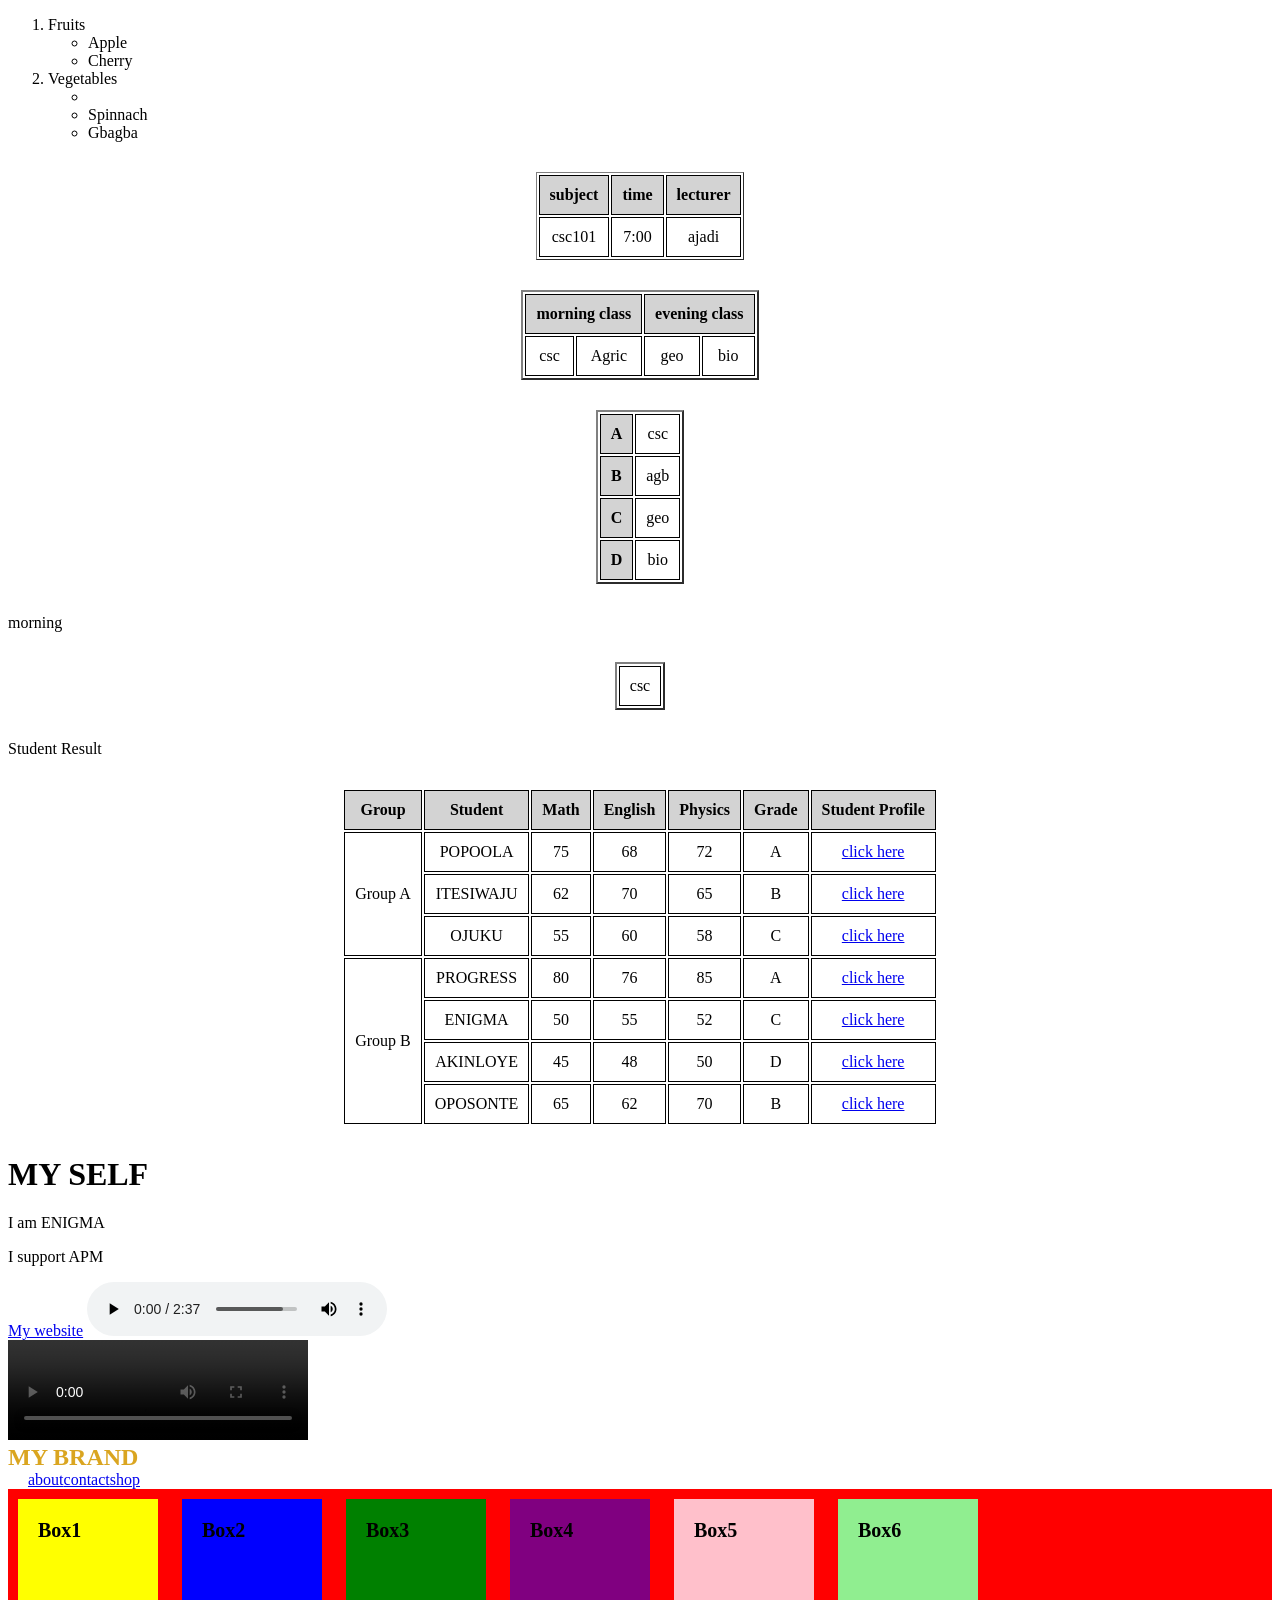
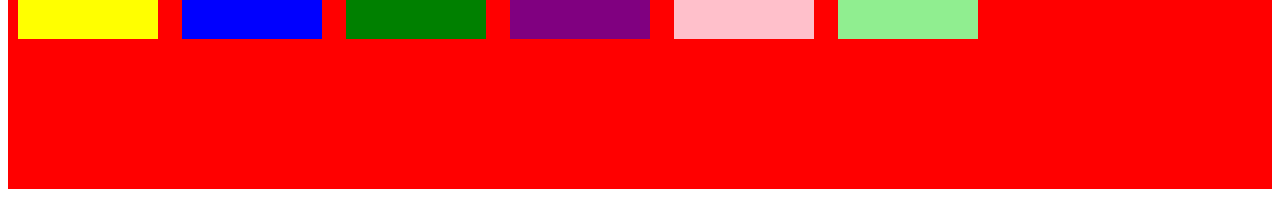
<file: index.html>
<!DOCTYPE html>
<html lang="en">
<head>
    <meta charset="UTF-8">
    <meta name="viewport" content="width= , initial-scale=1.0">
    <title>SIWES PRATICAL</title> 

            <link rel="stylesheet"   href="/style.css">
</head>
<body>
    <ol>
        <li>
            Fruits
            <ul>
                <li>Apple</li>
                <li>Cherry</li>
            </ul>
        </li>
        <li>
            Vegetables
            <ul>
                <li>
                    <li>Spinnach</li>
                    <li>Gbagba</li>
                </li>
            </ul>
        </li>
    </ol>
    <table border="1" >
        <tr>
            <th>subject</th>
            <th>time</th>
            <th>lecturer</th>
        </tr>
        <tr>
            <td>csc101</td>
            <td>7:00</td>
            <td>ajadi</td>
        </tr>
    </table>

    <table border="2">
        <tr>
            <th colspan="2">morning class</th>
            <th colspan="2">evening class</th>
        </tr>
        <tr>
            <td>csc</td>
            <td>Agric</td>
            <td>geo</td>
            <td>bio</td>
          
        </tr>
     
    </table>


    <table border="2">
        <tr>
            <th>A</th>
            <td>csc</td>
        </tr>
        <tr>
            <th>B</th>
            <td>agb</td>            
        </tr>
        <tr>
            <th>C</th>
            <td>geo</td>

        </TR>
        <tr>
            <th>D</th>
            <td>bio</td>
        </tr>
    </table>


    <table border="2">
        <trrowspan="2">morning</trrowspan></tr>
        <td>csc</td>
    </table>


<head>
    <titel>Student Result</titel>

    <style>
        table{
             width:90;
            margin: 30px auto;
        }

        th,td{
            border: 1px solid black;
            padding:10px;
            text-align: center;
        }

        th{
            background-color: lightgray;
        }
        

     </style>

</head>

<body>
    <table>
        <tr>
            <th>Group</th>
            <th>Student</th>
            <th>Math</th>
            <th>English</th>
            <th>Physics</th>
            <th>Grade</th>
            <th>Student Profile</th>
        </tr>

        <!--Group A-->
        <tr>
            <td rowspan="3">Group A</td>
                <td>POPOOLA</td>
                <td>75</td>
                <td>68</td>
                <td>72</td>
                <td>A</td>
                <td><a href="porfolio.html">click here</a></td>
        </tr>

        <tr>
            <td>ITESIWAJU</td>
            <td>62</td>
            <td>70</td>
            <td>65</td>
            <td>B</td>
            <td><a href="portfolio.html">click here</a></td>
        </tr>

        <tr> 
           <td>OJUKU</td>
           <td>55</td>
           <td>60</td>
           <td>58</td>
           <td>C</td>
           <td><a href="portfolio.html">click here</a></td>
         </tr>

         <!--Group B-->
         <tr>
            <td rowspan="4">Group B</td>
            <td>PROGRESS</td>
            <td>80</td>
            <td>76</td>
            <td>85</td>
            <td>A</td>
            <td><a href="portfolio.html">click here</a></td>
         </tr>


         <tr>
            <td>ENIGMA</td>
            <td>50</td>
            <td>55</td>
            <td>52</td>
            <td>C</td>
            <td><a href="portfolio.html">click here</a></td>
         </tr>

         <tr>
            <td>AKINLOYE</td>
            <td>45</td>
            <td>48</td>
            <td>50</td>
            <td>D</td>
            <td><a href="portfolio.html">click here</a></td>
         </tr>

         <tr>
            <td>OPOSONTE</td>
            <td>65</td>
            <td>62</td>
            <td>70</td>
            <td>B</td>
            <td><a href="portfolio.html">click here</a></td>
         </tr>
    </table>
    <h1 class="title">MY SELF</h1>
    <p>I am ENIGMA</p>
    <p class="title">I support APM</p>
    <a href="about html"alt="about.html">My website</a>
    
    
    <audio controls >
        <source src="Asake_Lonely_At_The_Top - Copy.mp3">
    </audio><br>   
    
    <video controls autoplay width="300" height="100">
        <source src="You caught me 😜.mp4">
    </video>







<nav class="navbar">
    <section class="logo">MY BRAND</section>
    <section class="links">
        <a href="about">about</a>
        <a href="contact">contact</a>
        <a href="shop">shop</a>
    </section>
</nav>

    <section class="container">
        <section class="box yellow">Box1</section>
        <section class="box blue">Box2</section>
        <section class="box green">Box3</section>
        <section class="box purple">Box4</section>
        <section class="box pink">Box5</section>
        <section class="box lightgreen">Box6</section>
    </section>
    
    
    
</body>
</html>
</file>
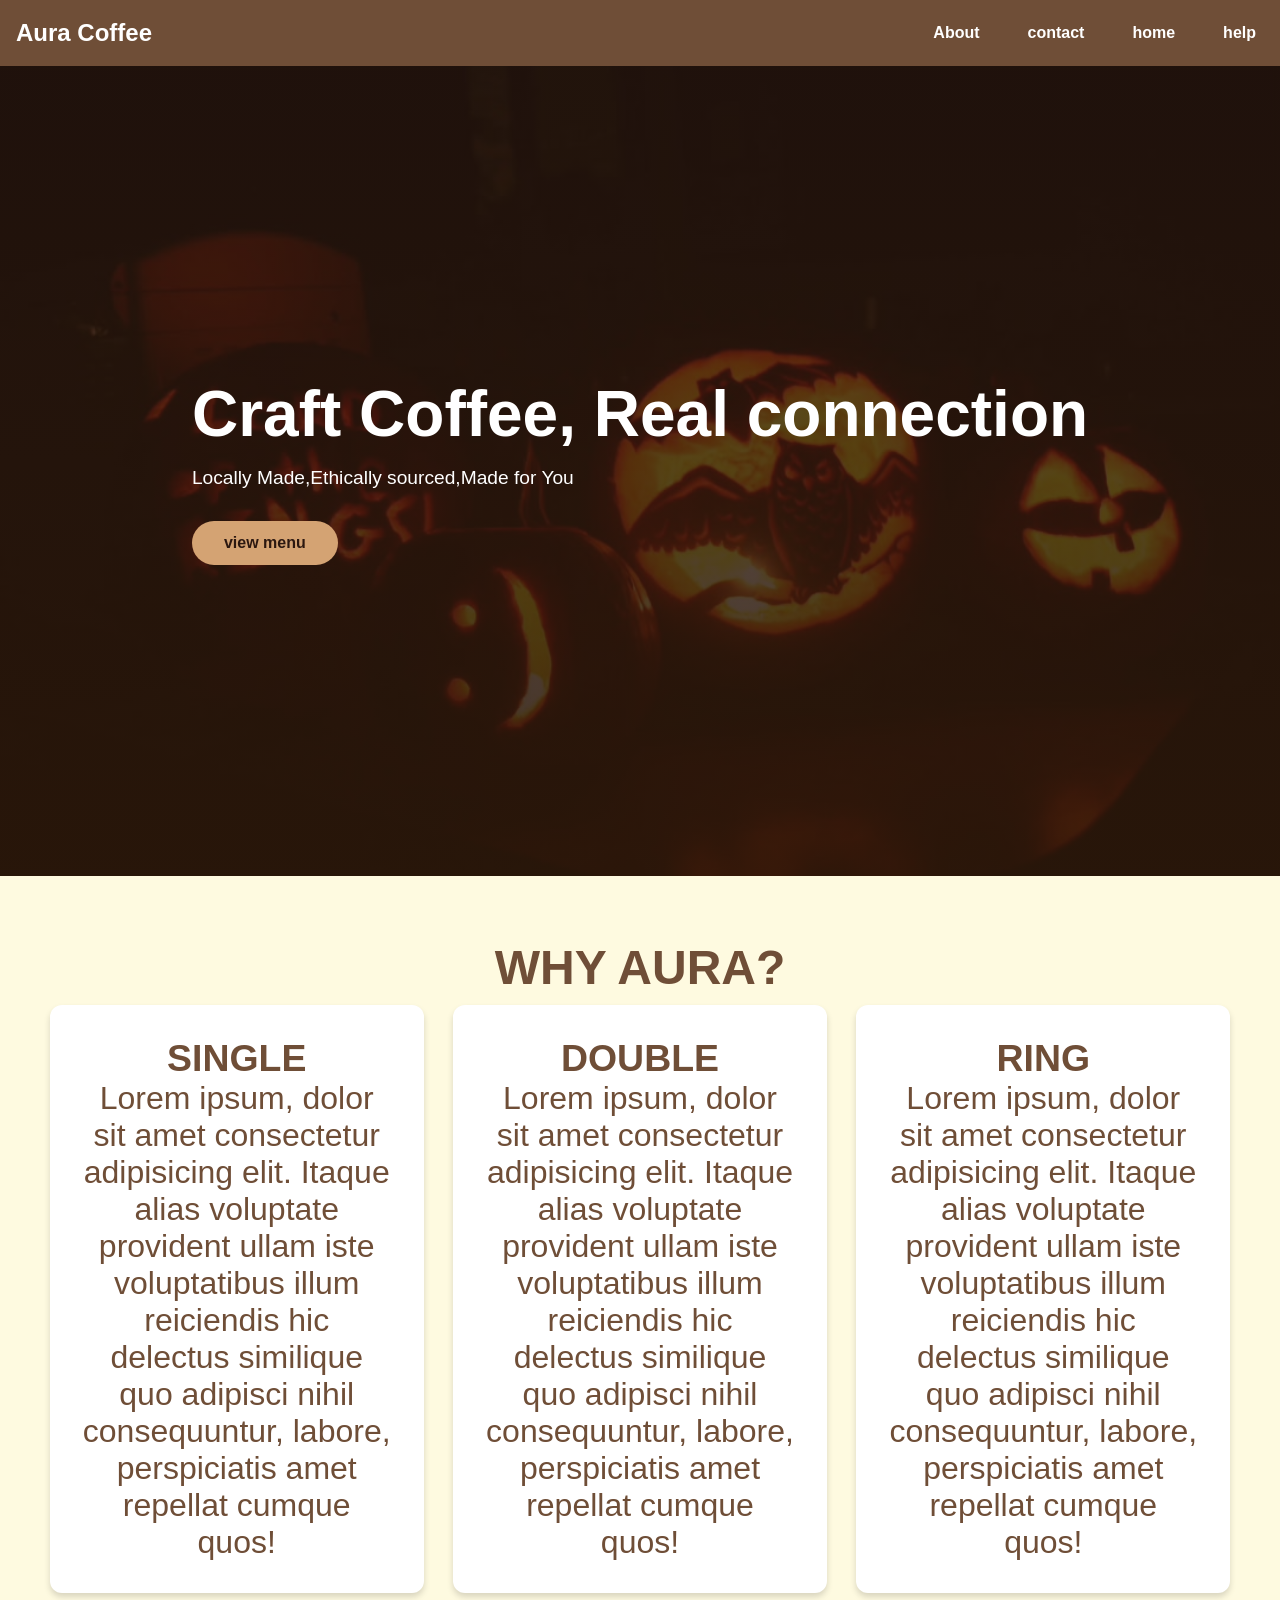
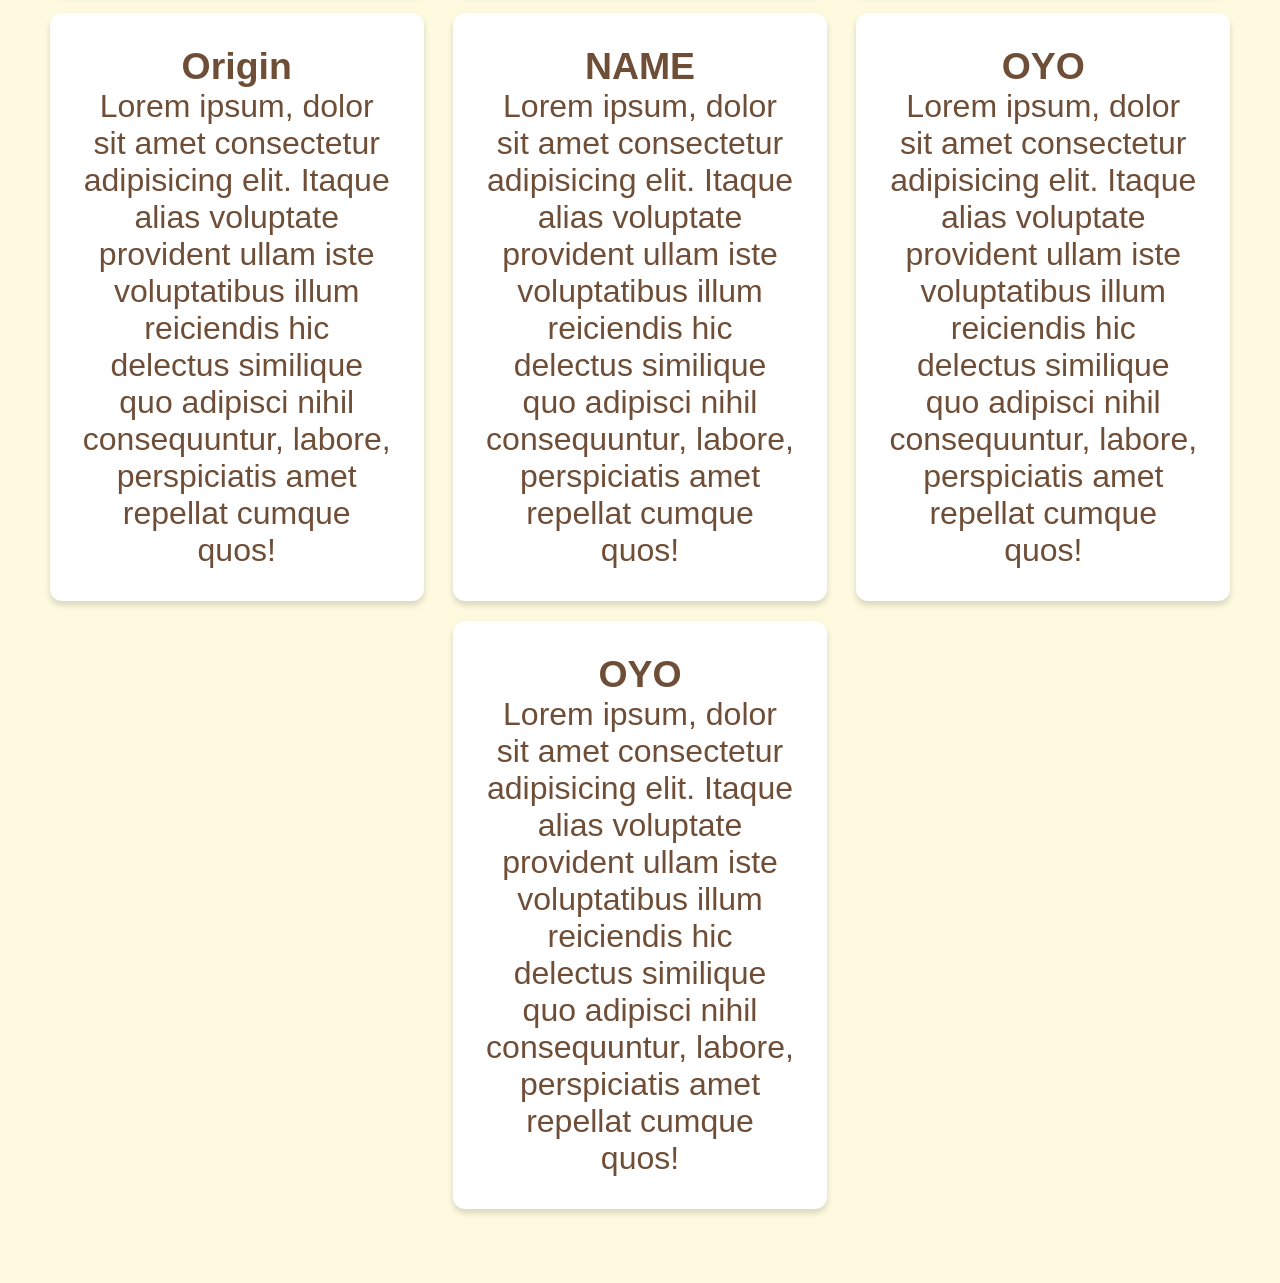
<file: index1.html>
<!DOCTYPE html>
<html lang="en">
<head>
    <meta charset="UTF-8">
    <meta name="viewport" content="width=device-width, initial-scale=1.0">
    <title>Aura Coffee</title>
    <link rel="stylesheet" href="style1.css">
</head>
<body>
    <header class="main-header">
        <section class="logo">Aura Coffee</section>
        <nav>
            
            <a href="#">About</a>
            <a href="#">contact</a>
            <a href="#">home</a>
            <a href="#">help</a>
        </nav>
    </header>
    <section class="hero"id="home">
        <div class="hero-content">
        <h1>Craft Coffee, Real connection</h1>
         <p>Locally Made,Ethically sourced,Made for You </p>
        <a href=""class="btn">view menu</a>
        </div>
    </section>
    <section class="feature">
        <h2>WHY AURA?</h2>
        <section class="card-container">
            <article class="card">
                <h3>SINGLE </h3>
                <p>Lorem ipsum, dolor sit amet consectetur adipisicing elit. Itaque alias voluptate provident ullam iste voluptatibus illum reiciendis hic delectus similique quo adipisci nihil consequuntur, labore, perspiciatis amet repellat cumque quos!</p>
            </article>

            <article class="card">
                <h3>DOUBLE</h3>
                <p>Lorem ipsum, dolor sit amet consectetur adipisicing elit. Itaque alias voluptate provident ullam iste voluptatibus illum reiciendis hic delectus similique quo adipisci nihil consequuntur, labore, perspiciatis amet repellat cumque quos!</p>
            </article>

            <article class="card">
                <h3>RING</h3>
                <p>Lorem ipsum, dolor sit amet consectetur adipisicing elit. Itaque alias voluptate provident ullam iste voluptatibus illum reiciendis hic delectus similique quo adipisci nihil consequuntur, labore, perspiciatis amet repellat cumque quos!</p>
            </article>

            <article class="card">
                <h3> Origin</h3>
                <p>Lorem ipsum, dolor sit amet consectetur adipisicing elit. Itaque alias voluptate provident ullam iste voluptatibus illum reiciendis hic delectus similique quo adipisci nihil consequuntur, labore, perspiciatis amet repellat cumque quos!</p>
            </article>

            <article class="card">
                <h3>NAME</h3>
                <p>Lorem ipsum, dolor sit amet consectetur adipisicing elit. Itaque alias voluptate provident ullam iste voluptatibus illum reiciendis hic delectus similique quo adipisci nihil consequuntur, labore, perspiciatis amet repellat cumque quos!</p>
            </article>

            <article class="card">
                <h3>OYO</h3>
                <p>Lorem ipsum, dolor sit amet consectetur adipisicing elit. Itaque alias voluptate provident ullam iste voluptatibus illum reiciendis hic delectus similique quo adipisci nihil consequuntur, labore, perspiciatis amet repellat cumque quos!</p>
            </article>
            <article class="card">
                <h3>OYO</h3>
                <p>Lorem ipsum, dolor sit amet consectetur adipisicing elit. Itaque alias voluptate provident ullam iste voluptatibus illum reiciendis hic delectus similique quo adipisci nihil consequuntur, labore, perspiciatis amet repellat cumque quos!</p>
            </article>
            
        </section>
    </section>
    
</body>
</html>
</file>
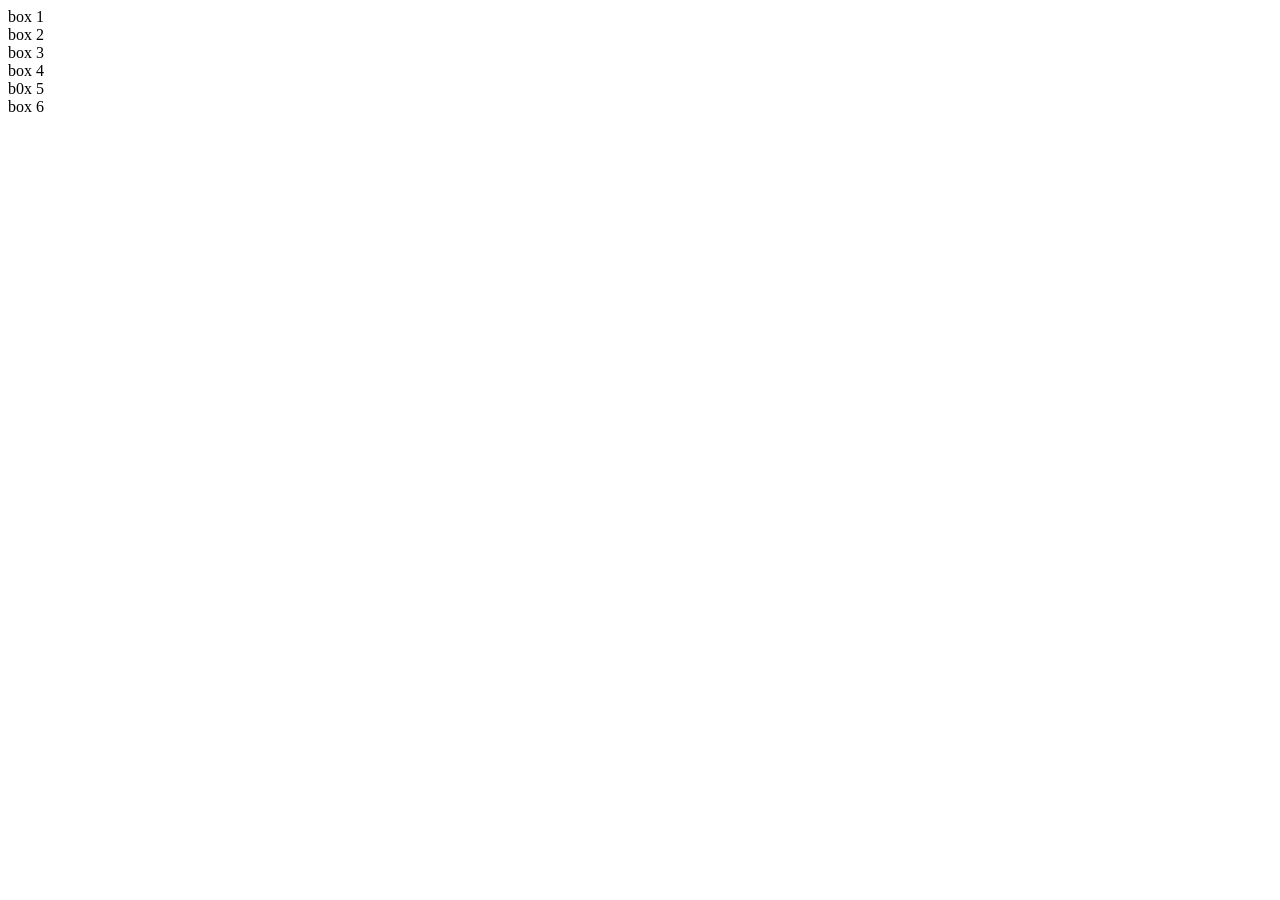
<file: view.html>
<!DOCTYPE html>
<html>
    <title><nav></nav></title>
    <link rel="stylesheet"href="style.css">
    <head>
<section> 
    <section>box 1</section>
    <section>box 2</section>
    <section>box 3</section>
    <section>box 4</section>
    <section>b0x 5</section>
    <section>box 6</section>
</section>
    </head>
</html>
</file>
<file: style.css>
.container{
    background: red;
    height: 300px;
    

}

.box{
    height: 100px;
    width: 100px;
    font-weight:bold ;
    font-size: 20px;
    margin: 10px;
    padding: 20px;
    border: 5px;
    display:inline-block;

    
}

.yellow{
    background: yellow;
}

.blue{
    background: blue;
}
.green{
    background:green ;
}
 .purple{
    background: purple;

}
 .pink{
    background: pink;
 }
  .lightgreen{
    background: lightgreen;
  }

 .logo{
    color: goldenrod;
     font-weight:bold ;
     font-size: 24px;
     font-family:'Times New Roman', Times, serif;

 }
  .links{
    text-decoration:none ;
    display: flex;
    margin-left: 20px;
  }
</file>
<file: style1.css>
:root {
--primary :#6f4e37;
--secondary:#d4a373; 
--dark:#2c1810;
--light:#fefae0;
--white:#ffffff;
--shadow:rgba(0,0,0,0.15)
}

*{
    margin: 0;
    padding: 0;
    box-sizing: border-box;
}
body{
    font-family: Arial, Helvetica, sans-serif;
    background-color: var(--light);
    color: var(--dark);
}
.main-header{
    background-color:var(--primary);
    color: var(--white);
    text-align: center;
    position: sticky;
    top: 0;
    z-index: 100;
    padding: 1rem;
}



.logo{
    font-weight: bold;
    font-size: 1.5rem;
    margin-bottom: 0.5rem;
}

.main-header nav{
    display:flex;
    flex-direction: column;
    gap: 0.5rem;
}


.main-header nav a{
    color: var(--white);
    text-decoration: none;
    font-weight: 600;
    padding: 0.5rem;
}

.hero{
    display: flex;
    justify-content: center;
    align-items: center;
    color: var(--white);
    height: 90vh;
    background: linear-gradient(rgba(44,24,16,0.7),rgba(44,24,10,0.9)),url("/lord\ of\ ring.jpg");
    background-size:cover ;
    background-position:center ;
}
.hero-content h1{
    font-size: 2.5rem;
    margin-bottom: 1rem;

}
.hero-content p{
 font-size: 1.2rem;
 margin-bottom: 2rem;
}

.btn {
    display: inline-block;
    background-color:var(--secondary);
    color: var(--dark);
    padding: 0.8rem 2rem;
    font-weight: bold;
    border-radius: 50px;
    text-decoration: none;
}

.feature{
    padding: 4rem 1rem;
    text-align: center;
}

.feature{
    font-size: 2rem;
    margin-bottom: 2 rem;
    color: var(--primary);
}

.card-container{
    display: flex;
    flex-direction: column ;
    gap:2rem;
    margin: 0 auto;
}
.card{
    background-color: var(--white);
    padding: 2rem;
    border-radius: 12px;
    box-shadow: 0 4px 6px var(--shadow);
}

 @media(min-width:768px){
    .main-header{
        display: flex;
        justify-content: space-between;
        align-items: center;
        text-align: left;
    }
    .main-header nav{
        display: flex;
        flex-direction: row;
        gap: 2rem;
    }
    .logo{
        margin-bottom: 0rem;
    }
    .hero-content h1{
    font-size: 4rem;
    }
    .card-container{
        display: block;
    }
.card{
    width: 30%;
    margin: 10px;
    display:inline-block
}
 }
</file>
